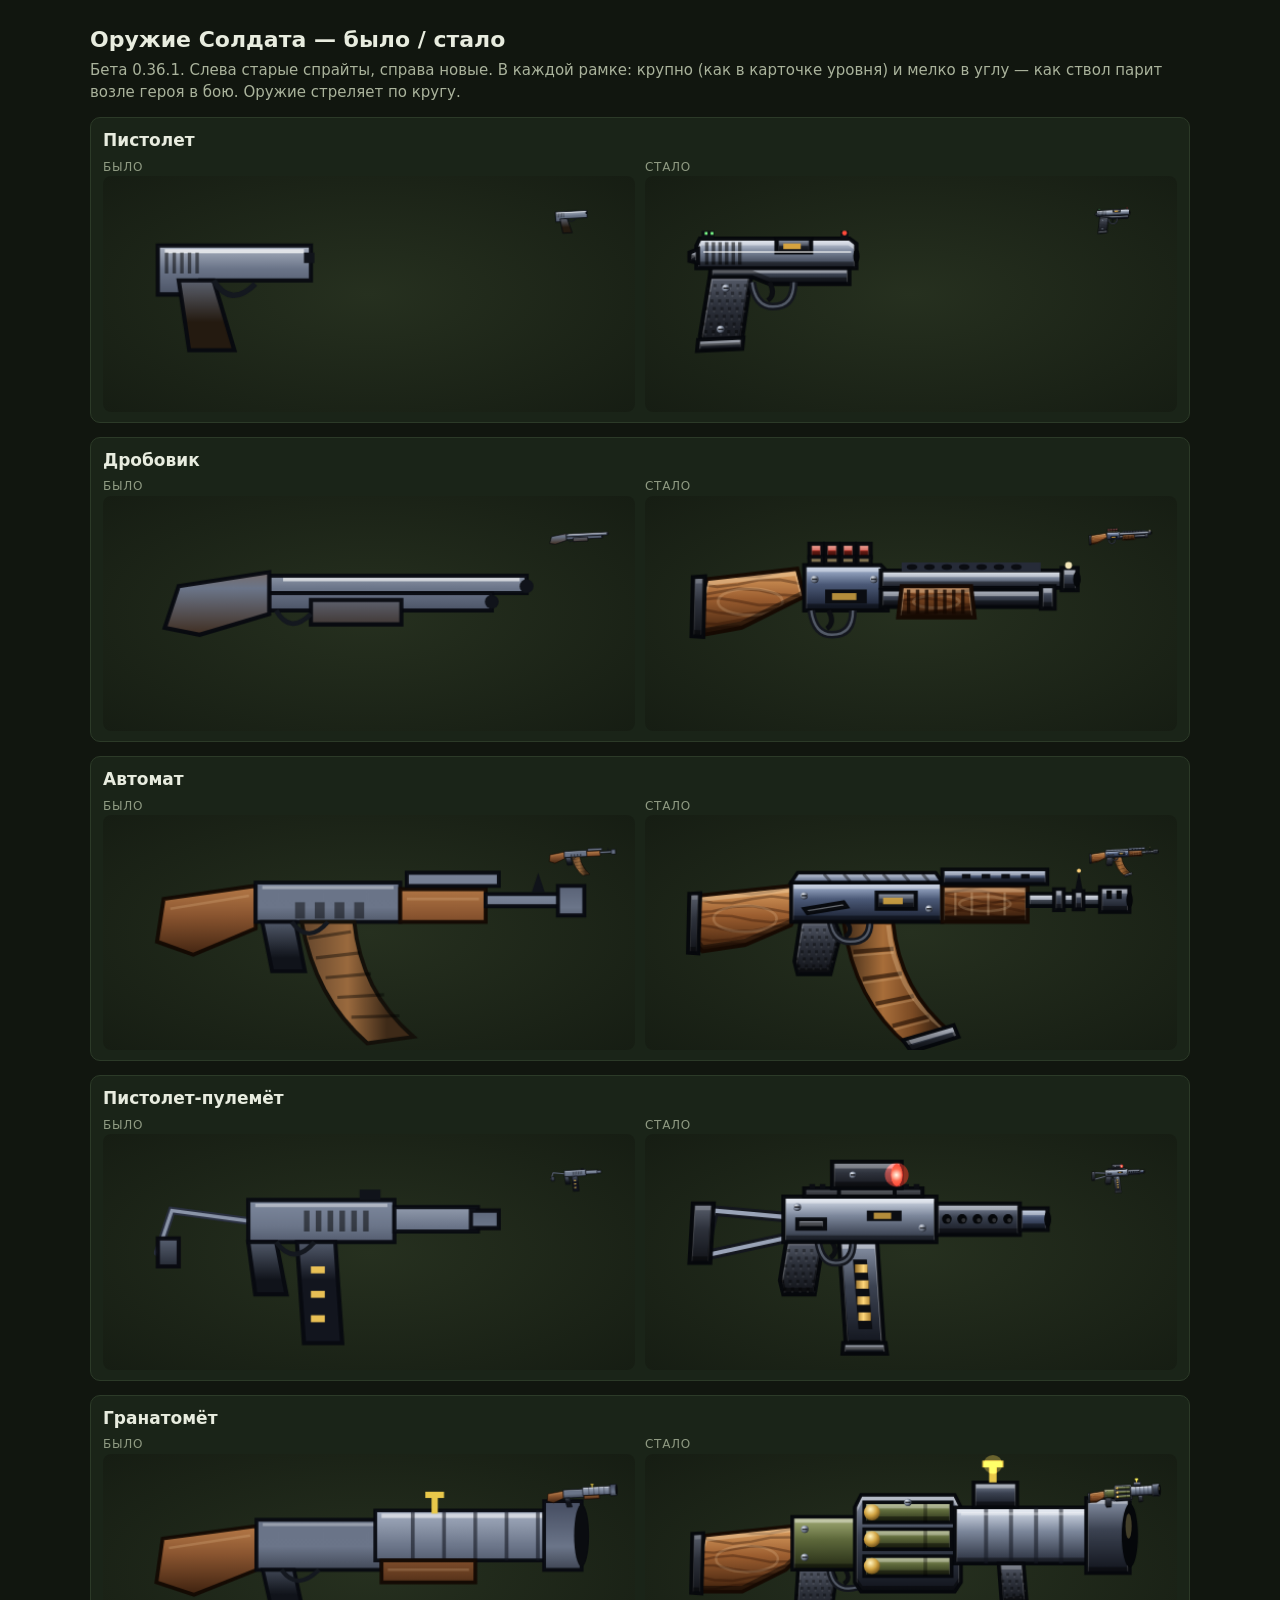
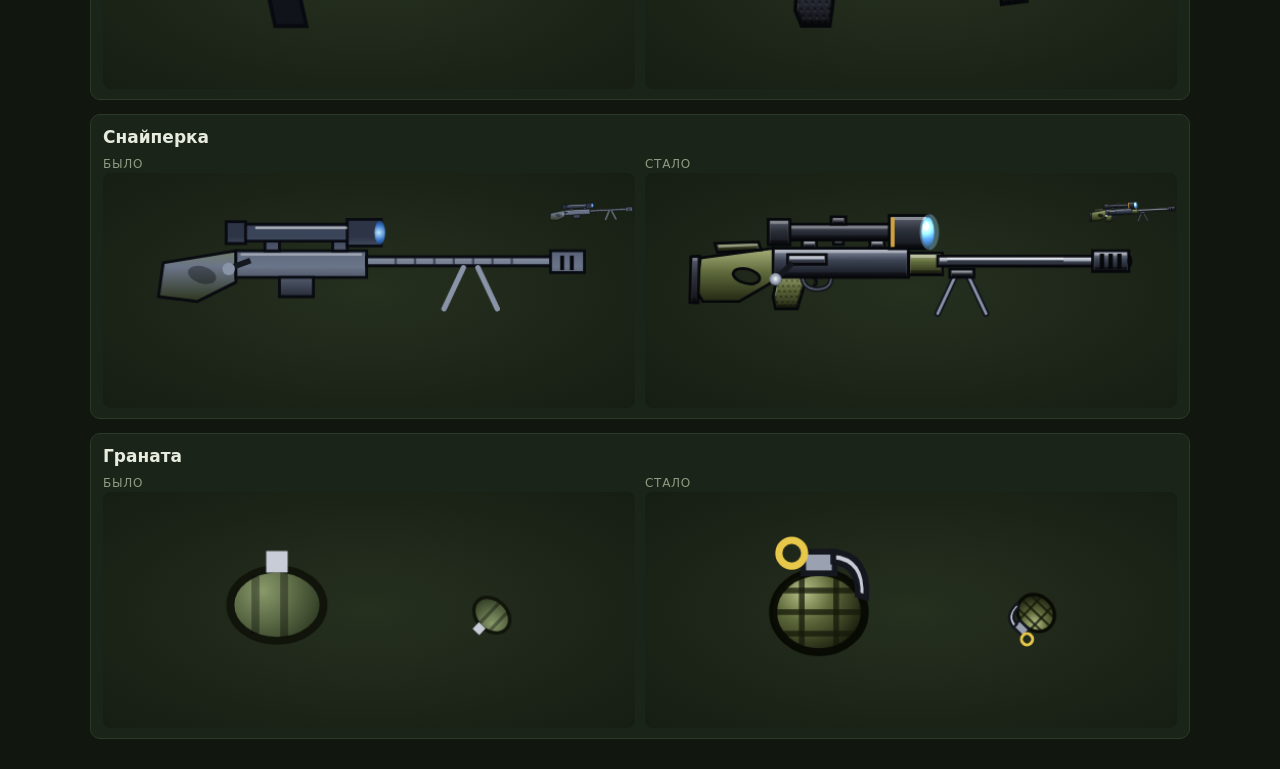
<file: lab/guns.html>
<!doctype html><html lang="ru"><head><meta charset="utf-8"><meta name="viewport" content="width=device-width,initial-scale=1">
<title>Оружие Солдата</title><style>
body{margin:0;background:#11160f;color:#e8ecdf;font:15px/1.45 system-ui,sans-serif}
main{max-width:1100px;margin:0 auto;padding:16px}
h1{font-size:22px;margin:8px 0 4px}p{color:#aab39c;margin:4px 0 14px}
.row{background:#1a2418;border:1px solid #2c3a28;border-radius:10px;margin:0 0 14px;padding:10px 12px}
.row h2{font-size:17px;margin:0 0 6px}.cols{display:grid;grid-template-columns:1fr 1fr;gap:10px}
.cols div{font-size:12px;color:#8f9a82;text-transform:uppercase;letter-spacing:.06em}
canvas{width:100%;height:auto;display:block;background:radial-gradient(#26301f,#161d13);border-radius:8px}
@media(max-width:700px){.cols{grid-template-columns:1fr}}
</style></head><body><main>
<h1>Оружие Солдата — было / стало</h1>
<p>Бета 0.36.1. Слева старые спрайты, справа новые. В каждой рамке: крупно (как в карточке уровня) и мелко в углу — как ствол парит возле героя в бою. Оружие стреляет по кругу.</p>
<div id=list></div></main><script>
const TAU=Math.PI*2;
function rg(c,x,y,r,st){const g=c.createRadialGradient(x,y,0,x,y,r);for(const [o,col] of st)g.addColorStop(o,col);return g}
function lg(c,x1,y1,x2,y2,st){const g=c.createLinearGradient(x1,y1,x2,y2);for(const [o,col] of st)g.addColorStop(o,col);return g}
const OLD=(function(){/* ---------- ОГНЕСТРЕЛ ---------- */
function gunBody(c,pts,top,bot){c.beginPath();pts.forEach((p,i)=>i?c.lineTo(p[0],p[1]):c.moveTo(p[0],p[1]));c.closePath();c.fillStyle=lg(c,0,-14,0,14,[[0,top],[.45,'#6b7589'],[1,bot]]);c.fill();c.strokeStyle='rgba(8,10,16,.95)';c.lineWidth=1.2;c.stroke()}
function pistol(c,fl){
  gunBody(c,[[-18,-8],[26,-8],[26,2],[-6,2],[-8,6],[-18,6]],'#e5ebf5','#2a3040');
  gunBody(c,[[-12,2],[-2,2],[4,22],[-9,22]],'#5a4632','#241a10');
  c.strokeStyle='#14181f';c.lineWidth=1.6;c.beginPath();c.moveTo(-2,2);c.quadraticCurveTo(3,10,10,3);c.stroke();
  c.fillStyle='rgba(255,255,255,.7)';c.fillRect(-16,-7,40,1.2);c.fillStyle='#10131a';c.fillRect(24,-6,3,3);
  c.fillStyle='rgba(0,0,0,.5)';for(let i=0;i<5;i++)c.fillRect(-16+i*2.2,-6,1,6);
  if(fl>0){flash(c,27,-4,fl)}
}
function shotgun(c,fl){
  gunBody(c,[[-4,-5],[70,-5],[70,0],[-4,0]],'#dfe5f0','#2a3040');
  gunBody(c,[[-4,0],[60,0],[60,5],[-4,5]],'#aab4c6','#222838');
  gunBody(c,[[-30,-2],[-4,-6],[-4,6],[-24,12],[-34,10]],'#8a5e36','#3a2412');
  gunBody(c,[[8,2],[34,2],[34,9],[8,9]],'#7a4e2c','#2e1c0e');
  c.fillStyle='rgba(255,255,255,.65)';c.fillRect(0,-4.4,68,1);
  c.fillStyle='#10131a';c.beginPath();c.arc(70,-2,2,0,TAU);c.fill();c.beginPath();c.arc(60,2.5,2,0,TAU);c.fill();
  c.strokeStyle='#14181f';c.lineWidth=1.4;c.beginPath();c.moveTo(-2,5);c.quadraticCurveTo(2,12,8,6);c.stroke();
  if(fl>0)flash(c,72,-2,fl);
}
function wood(c,pts){c.beginPath();pts.forEach((p,i)=>i?c.lineTo(p[0],p[1]):c.moveTo(p[0],p[1]));c.closePath();c.fillStyle=lg(c,0,-12,0,14,[[0,'#c98a52'],[.5,'#8a5530'],[1,'#3e2210']]);c.fill();c.strokeStyle='rgba(20,10,4,.95)';c.lineWidth=1.2;c.stroke();c.strokeStyle='rgba(255,220,170,.18)';c.lineWidth=.8;const p0=pts[0],p1=pts[1];c.beginPath();c.moveTo(p0[0]+2,p0[1]+3);c.lineTo(p1[0]-2,p1[1]+3);c.stroke()}
function rifle(c,fl){ /* штурмовая винтовка: изогнутый магазин, дерево */
  wood(c,[[-36,-4],[-8,-8],[-8,5],[-27,13],[-38,9]]);
  gunBody(c,[[-8,-9],[36,-9],[36,3],[-8,3]],'#6a7488','#161a24');
  c.fillStyle='rgba(255,255,255,.35)';c.fillRect(-6,-8,40,1);c.fillStyle='rgba(0,0,0,.45)';for(let i=0;i<4;i++)c.fillRect(4+i*6,-3,3,5);
  wood(c,[[36,-7],[62,-7],[62,3],[36,3]]);
  gunBody(c,[[38,-12],[66,-12],[66,-8],[38,-8]],'#7d879b','#262c3c');
  gunBody(c,[[62,-5.5],[88,-5.5],[88,-1.8],[62,-1.8]],'#aab4c6','#222838');
  gunBody(c,[[84,-8],[92,-8],[92,1],[84,1]],'#4a5266','#10131a');
  c.fillStyle='#10131a';c.beginPath();c.moveTo(76,-6);c.lineTo(78,-12);c.lineTo(80,-6);c.fill();
  c.beginPath();c.moveTo(6,3);c.lineTo(22,3);c.quadraticCurveTo(24,24,40,38);c.lineTo(26,40);c.quadraticCurveTo(10,26,6,3);c.closePath();
  c.fillStyle=lg(c,8,0,32,0,[[0,'#6a4a2e'],[.5,'#9a6a3e'],[1,'#3e2a18']]);c.fill();c.strokeStyle='#14100a';c.lineWidth=1.2;c.stroke();
  c.strokeStyle='rgba(0,0,0,.4)';c.lineWidth=1;for(let i=0;i<5;i++){const q=i/5;c.beginPath();c.moveTo(8+q*10+q*q*8,8+i*6);c.lineTo(21+q*12+q*q*8,6+i*6.4);c.stroke()}
  gunBody(c,[[-6,3],[4,3],[7,18],[-3,18]],'#3a3e4a','#10131a');
  c.strokeStyle='#14181f';c.lineWidth=1.4;c.beginPath();c.moveTo(3,3);c.quadraticCurveTo(8,10,14,3);c.stroke();
  if(fl>0)flash(c,93,-3.7,fl);
}
function smg(c,fl){ /* пистолет-пулемёт: компактный корпус, длинный магазин, складной приклад */
  c.strokeStyle='#2a3040';c.lineWidth=2.2;c.lineCap='round';c.beginPath();c.moveTo(-8,-3);c.lineTo(-30,-6);c.lineTo(-34,6);c.stroke();c.strokeStyle='#8a94a8';c.lineWidth=1;c.beginPath();c.moveTo(-8,-3);c.lineTo(-30,-6);c.lineTo(-34,6);c.stroke();c.lineCap='butt';
  gunBody(c,[[-34,2],[-28,2],[-28,10],[-34,10]],'#4a5266','#10131a');
  gunBody(c,[[-8,-9],[34,-9],[34,3],[-8,3]],'#8a96ac','#1c2230');
  c.fillStyle='rgba(255,255,255,.4)';c.fillRect(-6,-8,38,1);c.fillStyle='rgba(0,0,0,.5)';for(let i=0;i<6;i++)c.fillRect(8+i*3.4,-6,1.6,6);
  gunBody(c,[[34,-7],[58,-7],[58,0],[34,0]],'#c0c9d8','#2a3040');
  gunBody(c,[[56,-6],[64,-6],[64,-1],[56,-1]],'#4a5266','#10131a');
  c.fillStyle='#10131a';c.fillRect(24,-12,6,3);
  gunBody(c,[[6,3],[17,3],[19,32],[8,32]],'#5a6074','#12151e');
  c.fillStyle='rgba(255,210,90,.9)';for(let i=0;i<3;i++)c.fillRect(10,10+i*7,4,2);
  gunBody(c,[[-8,3],[0,3],[3,18],[-6,18]],'#3a3e4a','#10131a');
  c.strokeStyle='#14181f';c.lineWidth=1.4;c.beginPath();c.moveTo(0,3);c.quadraticCurveTo(5,10,11,3);c.stroke();
  if(fl>0)flash(c,66,-3.5,fl);
}
function launcher(c,fl){ /* гранатомёт: толстый ствол-труба, барабан-коробка, деревянный приклад */
  wood(c,[[-40,-4],[-10,-8],[-10,6],[-30,14],[-42,10]]);
  gunBody(c,[[-10,-10],[30,-10],[30,6],[-10,6]],'#6a7488','#161a24');
  c.fillStyle='rgba(255,255,255,.3)';c.fillRect(-8,-9,36,1);
  gunBody(c,[[28,-13],[84,-13],[84,3],[28,3]],'#aab4c6','#222838');
  c.fillStyle='rgba(255,255,255,.55)';c.fillRect(30,-12,52,1.4);
  c.strokeStyle='rgba(20,24,34,.6)';c.lineWidth=1.2;for(let x=40;x<82;x+=10){c.beginPath();c.moveTo(x,-13);c.lineTo(x,3);c.stroke()}
  gunBody(c,[[82,-16],[94,-16],[94,6],[82,6]],'#4a5266','#10131a');
  c.fillStyle='#0a0c10';c.beginPath();c.ellipse(94,-5,2.4,10,0,0,TAU);c.fill();
  c.fillStyle='#e8c84a';c.fillRect(46,-18,2,6);c.fillRect(44,-19,6,2);
  wood(c,[[30,3],[60,3],[60,10],[30,10]]);
  gunBody(c,[[-8,6],[2,6],[6,24],[-4,24]],'#3a3e4a','#10131a');
  c.strokeStyle='#14181f';c.lineWidth=1.4;c.beginPath();c.moveTo(-2,6);c.quadraticCurveTo(3,13,10,6);c.stroke();
  if(fl>0)flash(c,96,-5,fl*1.2);
}
function grenade(c,t){ c.fillStyle=rg(c,-2,-2,9,[[0,'#8a9a6a'],[1,'#2e3a22']]);c.beginPath();c.ellipse(0,0,6.5,5,0,0,TAU);c.fill();c.strokeStyle='#10140a';c.lineWidth=1.1;c.stroke();c.fillStyle='#c8ccd6';c.fillRect(-1.5,-7.5,3,3);c.strokeStyle='rgba(0,0,0,.35)';c.beginPath();c.moveTo(-3,-4);c.lineTo(-3,4);c.moveTo(1,-4.5);c.lineTo(1,4.5);c.stroke() }
function sniper(c,fl){ /* снайперская винтовка: длинный ствол, оптика, сошки */
  gunBody(c,[[-38,-3],[-8,-8],[-8,5],[-24,13],[-40,11]],'#7a8a52','#2a3216');
  c.fillStyle='rgba(0,0,0,.35)';c.beginPath();c.ellipse(-22,2,6,3.5,.3,0,TAU);c.fill();
  gunBody(c,[[-8,-8],[46,-8],[46,3],[-8,3]],'#566074','#12161f');
  c.fillStyle='rgba(255,255,255,.4)';c.fillRect(-6,-7,50,1);
  gunBody(c,[[46,-5.5],[126,-5.5],[126,-1.8],[46,-1.8]],'#c4cdda','#2a3040');
  c.strokeStyle='rgba(20,24,34,.55)';c.lineWidth=1;for(let x=58;x<110;x+=8){c.beginPath();c.moveTo(x,-5.5);c.lineTo(x,-1.8);c.stroke()}
  gunBody(c,[[122,-8],[136,-8],[136,1],[122,1]],'#4a5266','#10131a');
  c.fillStyle='#05070a';for(const x of [126,130])c.fillRect(x,-6,1.6,6);
  gunBody(c,[[4,-12],[10,-12],[10,-8],[4,-8]],'#3a4258','#161a24');gunBody(c,[[32,-12],[38,-12],[38,-8],[32,-8]],'#3a4258','#161a24');
  gunBody(c,[[-6,-19],[40,-19],[40,-12],[-6,-12]],'#3a4458','#0e1118');
  gunBody(c,[[38,-21],[52,-21],[52,-10],[38,-10]],'#2c3446','#0a0d14');gunBody(c,[[-12,-20],[-4,-20],[-4,-11],[-12,-11]],'#2c3446','#0a0d14');
  c.fillStyle=rg(c,51,-15.5,6,[[0,'#bfe8ff'],[.5,'#3a78c8'],[1,'#0a1a38']]);c.beginPath();c.ellipse(51.5,-15.5,2.2,5,0,0,TAU);c.fill();
  c.fillStyle='rgba(255,255,255,.6)';c.fillRect(0,-18,38,1);
  c.strokeStyle='#14181f';c.lineWidth=2.4;c.beginPath();c.moveTo(-2,-4);c.lineTo(-10,-1);c.stroke();c.fillStyle='#8a94a8';c.beginPath();c.arc(-11,-.5,2.6,0,TAU);c.fill();
  gunBody(c,[[10,3],[24,3],[24,11],[10,11]],'#3a4258','#161a24');
  c.strokeStyle='#8a94a8';c.lineWidth=2.2;c.lineCap='round';c.beginPath();c.moveTo(86,-1);c.lineTo(78,16);c.moveTo(92,-1);c.lineTo(100,16);c.stroke();c.lineCap='butt';
  if(fl>0)flash(c,138,-3.7,fl);
}
function flash(c,x,y,f){
  c.save();c.globalCompositeOperation='lighter';c.translate(x,y);
  c.fillStyle=rg(c,0,0,30*f,[[0,'rgba(255,255,255,1)'],[.3,'rgba(255,220,120,.9)'],[1,'rgba(255,120,30,0)']]);c.beginPath();c.arc(0,0,30*f,0,TAU);c.fill();
  c.fillStyle='rgba(255,230,150,.9)';c.beginPath();c.moveTo(0,0);c.lineTo(34*f,-4*f);c.lineTo(16*f,0);c.lineTo(34*f,4*f);c.closePath();c.fill();c.restore();
}
return {pistol,shotgun,rifle,smg,launcher,sniper,grenade}})();
/* =====================================================================
   ОРУЖИЕ СОЛДАТА — детальные спрайты (бета 0.35)
   Ствол смотрит в +x, дуло — в тех же точках, что у прежних спрайтов,
   поэтому GUNS[].mz и превью карточек (PVG) не меняются.
   Подключается после sprites_skills.js и подменяет SP.pistol … SP.grenade.
   ===================================================================== */
const GUNART=(function(){
const TAU=Math.PI*2;
const OUT='rgba(6,8,12,.96)';
function path(c,p){c.beginPath();for(let i=0;i<p.length;i++)i?c.lineTo(p[i][0],p[i][1]):c.moveTo(p[i][0],p[i][1]);c.closePath()}
function box(p){let a=1e9,b=-1e9,y0=1e9,y1=-1e9;for(const q of p){a=Math.min(a,q[0]);b=Math.max(b,q[0]);y0=Math.min(y0,q[1]);y1=Math.max(y1,q[1])}return [a,y0,b,y1]}
function lgr(c,x1,y1,x2,y2,st){const g=c.createLinearGradient(x1,y1,x2,y2);for(const [o,k] of st)g.addColorStop(o,k);return g}
function rgr(c,x,y,r,st){const g=c.createRadialGradient(x,y,0,x,y,r);for(const [o,k] of st)g.addColorStop(o,k);return g}
/* скос: светлая кромка сверху, тень снизу (внутри формы) */
function bevel(c,p,hi,lo){c.save();path(c,p);c.clip();c.lineWidth=1.6;
  c.translate(0,1.1);path(c,p);c.strokeStyle=hi;c.stroke();
  c.translate(0,-2.2);path(c,p);c.strokeStyle=lo;c.stroke();c.restore()}
/* палитры: [верх, середина, низ] */
const PAL={
  steel:['#dfe6f2','#7d889c','#262c3a'],
  dark:['#8c96aa','#3c4352','#11141c'],
  blue:['#b6c6e2','#4c5a78','#161c2c'],
  poly:['#5c6270','#2e323c','#111318'],
  olive:['#a7b07a','#5f6a3c','#232914'],
  tan:['#e2cf9e','#a98c58','#4a3a1e'],
  brass:['#fff0b0','#d2a442','#6a4a12'],
  red:['#ff9a86','#c8382a','#4e0e08']};
function part(c,p,pal,o){
  const P=PAL[pal]||pal,b=box(p);path(c,p);
  c.fillStyle=lgr(c,0,b[1],0,b[3],[[0,P[0]],[.42,P[1]],[1,P[2]]]);c.fill();
  bevel(c,p,'rgba(255,255,255,'+((o&&o.hi)||.38)+')','rgba(0,0,0,.42)');
  path(c,p);c.strokeStyle=OUT;c.lineWidth=1.15;c.stroke();
}
function wood(c,p,dark){
  const b=box(p);path(c,p);
  c.fillStyle=lgr(c,0,b[1],0,b[3],dark?[[0,'#a8683a'],[.5,'#6a3c1c'],[1,'#2a160a']]:[[0,'#e0a464'],[.45,'#9c5e30'],[1,'#3e200c']]);c.fill();
  c.save();path(c,p);c.clip();
  c.strokeStyle='rgba(40,16,4,.35)';c.lineWidth=.8;
  for(let i=0;i<7;i++){const y=b[1]+(i+.5)*(b[3]-b[1])/7;c.beginPath();c.moveTo(b[0]-2,y);
    for(let x=b[0];x<=b[2]+4;x+=6)c.lineTo(x,y+Math.sin(x*.21+i*1.7)*1.1);c.stroke()}
  c.strokeStyle='rgba(255,226,180,.18)';c.beginPath();c.ellipse((b[0]+b[2])/2,(b[1]+b[3])/2,(b[2]-b[0])*.3,(b[3]-b[1])*.2,0,0,TAU);c.stroke();
  c.restore();
  bevel(c,p,'rgba(255,230,190,.35)','rgba(0,0,0,.45)');
  path(c,p);c.strokeStyle='rgba(22,10,3,.96)';c.lineWidth=1.15;c.stroke();
}
/* рукоять с насечкой */
function grip(c,p,pal){
  part(c,p,pal||'poly',{hi:.22});
  c.save();path(c,p);c.clip();c.fillStyle='rgba(0,0,0,.35)';const b=box(p);
  for(let y=b[1]+3;y<b[3]-1;y+=2.2)for(let x=b[0]+((y*1.3)%2.2);x<b[2];x+=2.2)c.fillRect(x,y,.9,.9);
  c.fillStyle='rgba(255,255,255,.07)';for(let y=b[1]+4;y<b[3]-1;y+=2.2)for(let x=b[0]+1+((y*1.3)%2.2);x<b[2];x+=2.2)c.fillRect(x,y,.6,.6);
  c.restore();
}
function screw(c,x,y,r){r=r||1.3;c.fillStyle=rgr(c,x-r*.3,y-r*.3,r*1.4,[[0,'#f2f5fa'],[.5,'#8a94a6'],[1,'#20242e']]);c.beginPath();c.arc(x,y,r,0,TAU);c.fill();
  c.strokeStyle='rgba(10,12,16,.8)';c.lineWidth=.5;c.beginPath();c.moveTo(x-r*.7,y);c.lineTo(x+r*.7,y);c.stroke()}
function line(c,x0,y0,x1,y1,col,w){c.strokeStyle=col;c.lineWidth=w||1;c.beginPath();c.moveTo(x0,y0);c.lineTo(x1,y1);c.stroke()}
/* планка Пикатинни */
function rail(c,x0,x1,y){part(c,[[x0,y-2.4],[x1,y-2.4],[x1,y],[x0,y]],'dark',{hi:.25});
  c.fillStyle='#0b0d12';for(let x=x0+1.5;x<x1-1.5;x+=3)c.fillRect(x,y-3.6,1.6,1.4)}
/* дульная вспышка: лепестки + ядро, мерцает от f */
function flash(c,x,y,f){
  c.save();c.globalCompositeOperation='lighter';c.translate(x,y);
  const s=f*(.85+.3*Math.sin(f*37));
  c.fillStyle=rgr(c,0,0,30*s,[[0,'rgba(255,255,240,1)'],[.25,'rgba(255,214,110,.85)'],[1,'rgba(255,110,20,0)']]);c.beginPath();c.arc(4*s,0,30*s,0,TAU);c.fill();
  const pet=[[0,40,6],[.5,20,4],[-.5,20,4],[1.15,14,3],[-1.15,14,3]];
  for(const [a,L,W] of pet){c.save();c.rotate(a+Math.sin(f*23+a)*.08);
    c.fillStyle=lgr(c,0,0,L*s,0,[[0,'rgba(255,255,230,.95)'],[.5,'rgba(255,200,90,.8)'],[1,'rgba(255,90,20,0)']]);
    c.beginPath();c.moveTo(0,-W*s*.5);c.quadraticCurveTo(L*s*.5,-W*s,L*s,0);c.quadraticCurveTo(L*s*.5,W*s,0,W*s*.5);c.closePath();c.fill();c.restore()}
  c.fillStyle='rgba(255,255,255,.95)';c.beginPath();c.ellipse(3*s,0,6*s,3*s,0,0,TAU);c.fill();
  c.restore();
}
function guard(c,x0,x1,y0,dy){c.strokeStyle='#14171e';c.lineWidth=2.2;c.beginPath();c.moveTo(x0,y0);c.quadraticCurveTo(x0+1,y0+dy,(x0+x1)/2,y0+dy);c.quadraticCurveTo(x1,y0+dy,x1,y0);c.stroke();
  c.strokeStyle='rgba(160,170,190,.45)';c.lineWidth=.7;c.stroke();
  c.strokeStyle='#0c0e12';c.lineWidth=1.4;c.beginPath();c.moveTo((x0+x1)/2-1,y0);c.quadraticCurveTo((x0+x1)/2+1,y0+dy*.5,(x0+x1)/2-1.5,y0+dy*.75);c.stroke()}

/* ---------- ПИСТОЛЕТ ---------- */
function pistol(c,fl){
  grip(c,[[-15,0],[-3,0],[-4,6],[-6,20],[-17,21],[-18,18]],'poly');
  part(c,[[-18.5,19],[-5.5,18.4],[-5.8,21.6],[-18.8,22.2]],'dark');
  part(c,[[-15,-2],[25,-2],[25,3],[2,3],[-3,1],[-15,1]],'dark');
  guard(c,-3,9,2.5,7);
  part(c,[[-19,-8],[-18,-10],[25,-10],[27,-8.5],[27,-1.5],[-19,-1.5]],'steel');
  c.fillStyle='rgba(0,0,0,.55)';for(let i=0;i<6;i++)c.fillRect(-16.5+i*1.9,-9,1,6.5);
  part(c,[[4,-10],[14,-10],[14,-6],[4,-6]],'dark',{hi:.15});c.fillStyle='#d6a33e';c.fillRect(6,-8.6,5,1.6);
  c.fillStyle='#0b0d12';c.fillRect(22.5,-12.2,2.2,2.4);c.fillRect(-17.5,-12.2,3.6,2.4);
  c.fillStyle='#ff4a3a';c.beginPath();c.arc(23.6,-11.6,.7,0,TAU);c.fill();c.fillStyle='#7cff8a';c.fillRect(-16.6,-11.9,.8,.8);c.fillRect(-14.9,-11.9,.8,.8);
  line(c,-17,-6.2,25.5,-6.2,'rgba(255,255,255,.55)',.6);
  part(c,[[-21,-6],[-18.5,-7],[-18.5,-3],[-21,-3.6]],'dark');
  screw(c,-10.5,4.2,1.1);screw(c,-12,16,1.1);
  c.fillStyle='#05070a';c.beginPath();c.ellipse(27,-5,.9,2,0,0,TAU);c.fill();
  if(fl>0)flash(c,28,-5,fl);
}

/* ---------- ДРОБОВИК (помповый) ---------- */
function shotgun(c,fl){
  wood(c,[[-34,-4],[-8,-7],[-6,1],[-12,4],[-24,10],[-35,12],[-37,6]]);
  part(c,[[-38,-4.6],[-34.5,-4.8],[-35,12.6],[-38.4,12.4]],'poly',{hi:.18});
  part(c,[[-6,-8],[16,-8],[18,-6],[18,5],[-6,5]],'blue');
  c.fillStyle='#0b0d12';path(c,[[0,-1],[12,-1],[12,3],[0,3]]);c.fill();c.fillStyle='rgba(210,164,66,.85)';c.fillRect(2,0,7,2);
  screw(c,-3,-4,1.1);screw(c,14,-4,1.1);
  guard(c,-4,8,5,7);
  part(c,[[16,-1],[64,-1],[64,4],[16,4]],'dark');
  part(c,[[16,-6.5],[72,-6.5],[72,-1.5],[16,-1.5]],'steel');
  c.save();path(c,[[22,-8.8],[62,-8.8],[62,-6.2],[22,-6.2]]);c.fillStyle='#262b38';c.fill();c.restore();
  c.fillStyle='#0b0d12';for(let x=25;x<60;x+=5){c.beginPath();c.ellipse(x,-7.5,1.5,.8,0,0,TAU);c.fill()}
  wood(c,[[22,-2],[42,-2],[43,7],[21,7]],true);
  c.strokeStyle='rgba(20,8,2,.8)';c.lineWidth=1;for(let x=24;x<41;x+=2.6){c.beginPath();c.moveTo(x,-1);c.lineTo(x,6);c.stroke()}
  part(c,[[62,-2],[66,-2],[66,4.5],[62,4.5]],'dark');
  part(c,[[68,-7.2],[72.6,-7.2],[72.6,-.8],[68,-.8]],'dark');
  c.fillStyle='#f2e6b8';c.beginPath();c.arc(70,-8,1,0,TAU);c.fill();
  c.fillStyle='#05070a';c.beginPath();c.ellipse(72.4,-4,1.1,2.2,0,0,TAU);c.fill();
  for(let i=0;i<4;i++){const x=-4.5+i*4.6;part(c,[[x,-14.2],[x+3.8,-14.2],[x+3.8,-10.2],[x,-10.2]],'red',{hi:.3});part(c,[[x,-10.4],[x+3.8,-10.4],[x+3.8,-8.4],[x,-8.4]],'brass',{hi:.4})}
  if(fl>0)flash(c,73,-4,fl*1.15);
}

/* ---------- АВТОМАТ ---------- */
function rifle(c,fl){
  wood(c,[[-38,-5],[-10,-8],[-8,0],[-10,4],[-24,10],[-37,12],[-40,8]]);
  part(c,[[-41,-5.6],[-37.6,-5.8],[-38.2,12.6],[-41.4,12.4]],'poly',{hi:.18});
  /* магазин: рёбра идут между передней и задней кромкой и обрезаны по форме */
  const qb=(a,b,d,t)=>(1-t)*(1-t)*a+2*(1-t)*t*b+t*t*d;
  const fr=t=>[qb(21,23,39,t),qb(3,24,37,t)],bk=t=>[qb(6,9,26,t),qb(3,27,41,t)];
  const magP=()=>{c.beginPath();c.moveTo(6,3);c.lineTo(21,3);c.quadraticCurveTo(23,24,39,37);c.lineTo(26,41);c.quadraticCurveTo(9,27,6,3);c.closePath()};
  magP();c.fillStyle=lgr(c,6,0,36,0,[[0,'#3e2a18'],[.4,'#a86e3a'],[.7,'#7a4a24'],[1,'#2e1c0e']]);c.fill();
  c.save();magP();c.clip();
  for(let i=1;i<=4;i++){const t=i/5,f=fr(t),b=bk(t),ix=(f[0]-b[0])*.08,iy=(f[1]-b[1])*.08;
    c.strokeStyle='rgba(30,14,4,.6)';c.lineWidth=1.3;c.beginPath();c.moveTo(b[0]+ix,b[1]+iy);c.lineTo(f[0]-ix,f[1]-iy);c.stroke();
    c.strokeStyle='rgba(255,214,160,.22)';c.lineWidth=.7;c.beginPath();c.moveTo(b[0]+ix,b[1]+iy+1.2);c.lineTo(f[0]-ix,f[1]-iy+1.2);c.stroke()}
  c.strokeStyle='rgba(255,220,170,.28)';c.lineWidth=1.4;c.beginPath();c.moveTo(19.6,4);c.quadraticCurveTo(21.4,24,36.6,35.6);c.stroke();
  c.restore();
  magP();c.strokeStyle='rgba(22,10,3,.96)';c.lineWidth=1.15;c.stroke();
  part(c,[[24,39],[39.5,34.5],[41,38],[26.6,42.6]],'dark');
  grip(c,[[-7,2],[3,2],[5,7],[2,19],[-8,19],[-9,15]],'poly');
  guard(c,2,14,3,6);
  /* ствольная коробка */
  part(c,[[-10,-9],[36,-9],[36,3],[-10,3]],'blue');
  c.save();path(c,[[-8,-12],[34,-12],[36,-9],[-10,-9]]);c.fillStyle=lgr(c,0,-12,0,-9,[[0,'#d5deec'],[1,'#4c5a78']]);c.fill();c.strokeStyle=OUT;c.lineWidth=1.1;c.stroke();c.restore();
  c.strokeStyle='rgba(0,0,0,.45)';c.lineWidth=.9;for(let x=0;x<32;x+=6){c.beginPath();c.moveTo(x,-11.6);c.lineTo(x+2,-9.3);c.stroke()}
  part(c,[[16,-6],[28,-6],[28,-1],[16,-1]],'dark',{hi:.12});c.fillStyle='rgba(210,164,66,.9)';c.fillRect(18,-4.4,6,2);
  part(c,[[-6,-1],[6,-3],[7,-1.6],[-5,.4]],'steel');
  screw(c,-6,-5,1.1);screw(c,32,-1,1.1);
  /* цевьё и газовая трубка */
  wood(c,[[36,-8],[62,-8],[62,3],[36,3]],true);
  c.strokeStyle='rgba(255,230,190,.25)';c.lineWidth=.7;for(let x=40;x<60;x+=5){c.beginPath();c.moveTo(x,-6);c.lineTo(x,1);c.stroke()}
  part(c,[[36,-13],[68,-13],[68,-8.5],[36,-8.5]],'blue');
  c.fillStyle='#0b0d12';for(let x=42;x<66;x+=6)c.fillRect(x,-11.6,2.6,1.4);
  part(c,[[62,-5.6],[86,-5.6],[86,-1.8],[62,-1.8]],'steel');
  part(c,[[70,-7],[73,-7],[73,-.6],[70,-.6]],'dark');
  part(c,[[76,-6.4],[79,-6.4],[79,-.8],[76,-.8]],'dark');
  c.fillStyle='#0b0d12';c.beginPath();c.moveTo(76.4,-6.4);c.lineTo(77.6,-12.6);c.lineTo(78.8,-6.4);c.closePath();c.fill();
  c.fillStyle='#ffd27a';c.beginPath();c.arc(77.6,-12.6,.6,0,TAU);c.fill();
  /* дульный тормоз */
  part(c,[[84,-7.6],[93,-7.6],[93,0],[84,0]],'dark');
  c.fillStyle='#05070a';for(const x of [86,89])c.fillRect(x,-6.6,1.6,2.6);
  c.fillStyle='#05070a';c.beginPath();c.ellipse(93,-3.7,1,2.4,0,0,TAU);c.fill();
  if(fl>0)flash(c,94,-3.7,fl);
}

/* ---------- ПИСТОЛЕТ-ПУЛЕМЁТ ---------- */
function smg(c,fl){
  c.lineCap='round';c.lineJoin='round';
  c.strokeStyle='#14171e';c.lineWidth=3;c.beginPath();c.moveTo(-8,-4);c.lineTo(-30,-6);c.lineTo(-33,7);c.lineTo(-10,2);c.stroke();
  c.strokeStyle='#9aa4b8';c.lineWidth=1.2;c.stroke();c.lineCap='butt';c.lineJoin='miter';
  part(c,[[-36,-8],[-30,-8],[-31,9],[-37,9]],'poly',{hi:.2});
  /* длинный магазин с окном патронов */
  part(c,[[6,3],[17,3],[19,33],[8,33]],'dark');
  c.fillStyle='#0b0d12';path(c,[[10,8],[14,8],[15.6,28],[11.6,28]]);c.fill();
  for(let i=0;i<4;i++){c.fillStyle=lgr(c,10,0,16,0,[[0,'#7a5212'],[.5,'#ffd77a'],[1,'#8a5e16']]);c.fillRect(10.6+i*.32,9.4+i*4.6,3.6,2.4)}
  part(c,[[7.2,32],[19.4,32],[19.8,35],[7,35]],'dark');
  grip(c,[[-9,2],[0,2],[1,6],[-1,18],[-10,18],[-11,14]],'poly');
  guard(c,0,10,3,6);
  part(c,[[-10,-10],[34,-10],[34,3],[-10,3]],'steel');
  c.fillStyle='#0b0d12';c.fillRect(14,-6,10,3);c.fillStyle='rgba(210,164,66,.85)';c.fillRect(16,-5.4,5,1.8);
  part(c,[[-6,-3.5],[2,-3.5],[2,-.8],[-6,-.8]],'dark');
  screw(c,-6,-7,1.1);screw(c,30,-1,1.1);
  /* кожух ствола с отверстиями */
  part(c,[[34,-8],[58,-8],[58,1],[34,1]],'dark');
  c.fillStyle='#05070a';for(let x=37;x<56;x+=4.4){c.beginPath();c.arc(x,-3.6,1.4,0,TAU);c.fill()}
  c.fillStyle='rgba(255,255,255,.18)';for(let x=37;x<56;x+=4.4){c.beginPath();c.arc(x+.4,-3.2,.6,0,TAU);c.fill()}
  part(c,[[58,-6.6],[66,-6.6],[66,-.4],[58,-.4]],'blue');
  c.fillStyle='#05070a';c.beginPath();c.ellipse(66,-3.5,1,2.2,0,0,TAU);c.fill();
  /* коллиматор */
  rail(c,-4,30,-10);
  part(c,[[6,-12.4],[22,-12.4],[22,-10],[6,-10]],'dark');
  part(c,[[4,-20],[24,-20],[24,-12.4],[4,-12.4]],'poly',{hi:.3});
  c.fillStyle=rgr(c,22.5,-16.2,5,[[0,'#ffe0d8'],[.35,'#ff4a3a'],[1,'#3a0606']]);c.beginPath();c.ellipse(22.6,-16.2,1.6,3.2,0,0,TAU);c.fill();
  c.save();c.globalCompositeOperation='lighter';c.fillStyle='rgba(255,60,40,.5)';c.beginPath();c.arc(22.6,-16.2,3.4,0,TAU);c.fill();c.restore();
  screw(c,10,-16.2,1);
  if(fl>0)flash(c,67,-3.5,fl);
}

/* ---------- ГРАНАТОМЁТ (револьверный) ---------- */
function launcher(c,fl){
  wood(c,[[-40,-5],[-12,-8],[-10,2],[-14,6],[-28,13],[-41,13],[-43,8]]);
  part(c,[[-44,-5.6],[-40.4,-5.8],[-41,13.6],[-44.4,13.4]],'poly',{hi:.18});
  grip(c,[[-10,4],[0,4],[2,9],[0,24],[-9,24],[-11,19]],'poly');
  guard(c,0,12,6,6);
  part(c,[[-12,-11],[12,-11],[12,6],[-12,6]],'olive');
  screw(c,-8,-7,1.2);screw(c,-8,2,1.2);
  /* барабан с камерами */
  part(c,[[10,-18],[40,-18],[42,-14],[42,10],[40,13],[10,13],[8,10],[8,-14]],'dark');
  for(let i=0;i<3;i++){const y=-12.4+i*8.6;
    part(c,[[11,y-3.2],[39,y-3.2],[39,y+3.2],[11,y+3.2]],'olive',{hi:.3});
    c.fillStyle=rgr(c,13,y-1,4,[[0,'#fff4c0'],[.5,'#d2a442'],[1,'#5a3e10']]);c.beginPath();c.arc(13.5,y,2.6,0,TAU);c.fill();
    c.fillStyle='rgba(0,0,0,.35)';c.fillRect(30,y-3.2,1.2,6.4)}
  screw(c,25,-15.6,1.2);
  /* труба ствола */
  part(c,[[40,-14],[84,-14],[84,4],[40,4]],'steel');
  c.strokeStyle='rgba(20,24,34,.55)';c.lineWidth=1.3;for(let x=50;x<82;x+=8){c.beginPath();c.moveTo(x,-14);c.lineTo(x,4);c.stroke()}
  c.fillStyle='rgba(255,255,255,.35)';c.fillRect(42,-12.4,40,1);
  part(c,[[82,-17],[96,-17],[96,7],[82,7]],'dark');
  c.fillStyle='#05070a';c.beginPath();c.ellipse(96,-5,2.6,10.2,0,0,TAU);c.fill();
  c.fillStyle='rgba(255,230,140,.25)';c.beginPath();c.ellipse(95.6,-8,1,4,0,0,TAU);c.fill();
  /* передняя рукоять и прицел */
  grip(c,[[54,4],[62,4],[63,16],[55,17]],'poly');
  part(c,[[46,-22],[60,-22],[60,-14],[46,-14]],'dark');
  c.fillStyle='#e8c84a';c.fillRect(51,-28,2.4,6);c.fillRect(48.8,-29,6.8,2.2);
  c.save();c.globalCompositeOperation='lighter';c.fillStyle='rgba(255,220,90,.35)';c.beginPath();c.arc(52.2,-27.8,3,0,TAU);c.fill();c.restore();
  if(fl>0)flash(c,97,-5,fl*1.3);
}

/* ---------- СНАЙПЕРКА ---------- */
function sniper(c,fl){
  /* приклад с вырезом под большой палец */
  c.beginPath();c.moveTo(-40,-5);c.lineTo(-10,-9);c.lineTo(-8,3);c.lineTo(-12,6);c.lineTo(-24,13);c.lineTo(-39,13);c.lineTo(-42,8);c.closePath();
  c.moveTo(-26,1);c.ellipse(-21,2.5,5.6,3,.25,Math.PI,Math.PI*3);
  c.fillStyle=lgr(c,0,-9,0,13,[[0,PAL.olive[0]],[.45,PAL.olive[1]],[1,PAL.olive[2]]]);c.fill('evenodd');c.strokeStyle=OUT;c.lineWidth=1.15;c.stroke();
  part(c,[[-34,-11],[-16,-11.6],[-15,-8.4],[-33,-7.4]],'olive',{hi:.3});
  part(c,[[-44,-5.6],[-40.4,-5.8],[-41,13.6],[-44.4,13.4]],'poly',{hi:.18});
  grip(c,[[-8,1],[2,1],[3,6],[0,16],[-9,16],[-10,11]],'olive');
  guard(c,2,14,3,5);
  part(c,[[-10,-9],[46,-9],[46,3],[-10,3]],'dark');
  part(c,[[46,-7],[60,-7],[60,2],[46,2]],'olive');
  /* затвор */
  part(c,[[-4,-6.4],[12,-6.4],[12,-2.4],[-4,-2.4]],'steel');
  c.strokeStyle='#14171e';c.lineWidth=2.4;c.beginPath();c.moveTo(-2,-3);c.lineTo(-8,3);c.stroke();
  c.fillStyle=rgr(c,-9,3.6,3.4,[[0,'#f2f5fa'],[.6,'#8a94a6'],[1,'#20242e']]);c.beginPath();c.arc(-9,3.8,2.6,0,TAU);c.fill();
  /* ствол с долами */
  part(c,[[58,-5.8],[124,-5.8],[124,-1.6],[58,-1.6]],'steel');
  c.strokeStyle='rgba(16,20,28,.6)';c.lineWidth=.8;c.beginPath();c.moveTo(62,-3.7);c.lineTo(110,-3.7);c.stroke();
  c.strokeStyle='rgba(255,255,255,.45)';c.beginPath();c.moveTo(62,-4.8);c.lineTo(110,-4.8);c.stroke();
  part(c,[[122,-8],[137,-8],[137,.6],[122,.6]],'dark');
  c.fillStyle='#05070a';for(const x of [125,128.6,132.2])c.fillRect(x,-6.8,1.8,6.2);
  c.fillStyle='#05070a';c.beginPath();c.ellipse(137.4,-3.7,1,2.4,0,0,TAU);c.fill();
  /* сошки */
  c.lineCap='round';c.strokeStyle='#14171e';c.lineWidth=2.8;c.beginPath();c.moveTo(66,1);c.lineTo(58,18);c.moveTo(70,1);c.lineTo(78,18);c.stroke();
  c.strokeStyle='#8a94a8';c.lineWidth=1.1;c.stroke();c.lineCap='butt';
  part(c,[[63,-.4],[73,-.4],[73,3],[63,3]],'dark');
  /* оптика */
  part(c,[[2,-12.4],[8,-12.4],[8,-9],[2,-9]],'dark');part(c,[[30,-12.4],[36,-12.4],[36,-9],[30,-9]],'dark');
  part(c,[[-4,-19],[40,-19],[40,-12.4],[-4,-12.4]],'poly',{hi:.3});
  part(c,[[14,-22],[20,-22],[20,-19],[14,-19]],'dark');part(c,[[15,-12.4],[19,-12.4],[19,-10.6],[15,-10.6]],'dark');
  part(c,[[38,-22.6],[54,-22.6],[54,-8.8],[38,-8.8]],'poly',{hi:.3});
  part(c,[[-12,-21],[-3,-21],[-3,-10.4],[-12,-10.4]],'poly',{hi:.3});
  c.fillStyle=rgr(c,53,-17.6,8,[[0,'#e8f8ff'],[.25,'#8cd2ff'],[.6,'#2a62b4'],[1,'#071430']]);c.beginPath();c.ellipse(54,-15.7,2.6,6.2,0,0,TAU);c.fill();
  c.save();c.globalCompositeOperation='lighter';c.fillStyle='rgba(150,220,255,.35)';c.beginPath();c.ellipse(54.6,-15.7,4,7.4,0,0,TAU);c.fill();
  c.fillStyle='rgba(255,255,255,.9)';c.beginPath();c.ellipse(53.6,-18.4,.7,1.6,0,0,TAU);c.fill();c.restore();
  c.fillStyle='#d2a442';c.fillRect(38.6,-21.8,1.6,12.2);
  if(fl>0)flash(c,138,-3.7,fl*1.2);
}

/* ---------- ГРАНАТА (осколочная) ---------- */
function grenade(c,t){
  c.fillStyle=rgr(c,-2.2,-1.8,9,[[0,'#b8c48a'],[.45,'#5f6a3c'],[1,'#1c2210']]);c.beginPath();c.ellipse(0,1,6.4,5.6,0,0,TAU);c.fill();
  c.strokeStyle='rgba(20,26,10,.75)';c.lineWidth=.8;
  c.beginPath();c.moveTo(-6,1);c.lineTo(6,1);c.moveTo(-5,-2);c.lineTo(5,-2);c.moveTo(-5,4);c.lineTo(5,4);c.stroke();
  c.beginPath();c.moveTo(-2.4,-4);c.lineTo(-2.4,6);c.moveTo(2.4,-4);c.lineTo(2.4,6);c.stroke();
  c.strokeStyle='rgba(8,10,4,.95)';c.lineWidth=1.1;c.beginPath();c.ellipse(0,1,6.4,5.6,0,0,TAU);c.stroke();
  c.fillStyle='#9aa2b2';c.fillRect(-2.2,-7.4,4.4,3);c.strokeStyle='#14171e';c.lineWidth=.8;c.strokeRect(-2.2,-7.4,4.4,3);
  c.fillStyle='#c8ccd6';c.beginPath();c.moveTo(2,-7.4);c.quadraticCurveTo(7,-7,6.6,-1);c.lineTo(5.4,-1.4);c.quadraticCurveTo(5.6,-5.6,2,-6);c.closePath();c.fill();c.stroke();
  c.strokeStyle='#e8c84a';c.lineWidth=1;c.beginPath();c.arc(-3.8,-7.2,1.8,0,TAU);c.stroke();
}
return {pistol,shotgun,rifle,smg,launcher,sniper,grenade};
})();


const L=[['pistol','Пистолет',-22,30,.5,.7],['shotgun','Дробовик',-40,74,1.15,.55],['rifle','Автомат',-42,95,.17,.5],['smg','Пистолет-пулемёт',-38,68,1.25,.5],['launcher','Гранатомёт',-46,98,2.1,.5],['sniper','Снайперка',-46,140,1.9,.46],['grenade','Граната',-10,10,1,3]];
const cv=[];const list=document.getElementById('list');
for(const [k,n,x0,x1,cd,sc] of L){const r=document.createElement('div');r.className='row';r.innerHTML='<h2>'+n+'</h2><div class=cols><div>было<canvas width=520 height=230></canvas></div><div>стало<canvas width=520 height=230></canvas></div></div>';list.appendChild(r);
  const cs=r.querySelectorAll('canvas');cv.push([cs[0],OLD[k],k,x0,x1,cd,sc],[cs[1],GUNART[k],k,x0,x1,cd,sc])}
function frame(t){t/=1000;
  for(const [el,f,k,x0,x1,cd,sc] of cv){const c=el.getContext('2d');c.clearRect(0,0,520,230);
    if(k==='grenade'){c.save();c.translate(170,110);c.scale(7,7);f(c,0);c.restore();c.save();c.translate(380,120);c.rotate(t*5);c.scale(3,3);f(c,0);c.restore();continue}
    const u=t%Math.max(1.1,cd+.4),fl=u<.12?1-u/.12:0,K=Math.min(3.4,440/(x1-x0));
    c.save();c.translate(40-x0*K,95);c.scale(K,K);c.translate(-fl*3,0);f(c,fl);c.restore();
    c.save();c.translate(455,40);c.rotate(-.25+Math.sin(t*.7)*.2);c.scale(sc,sc);c.translate(-fl*3,0);f(c,fl);c.restore();
  }requestAnimationFrame(frame)}
requestAnimationFrame(frame);
</script></body></html>
</file>
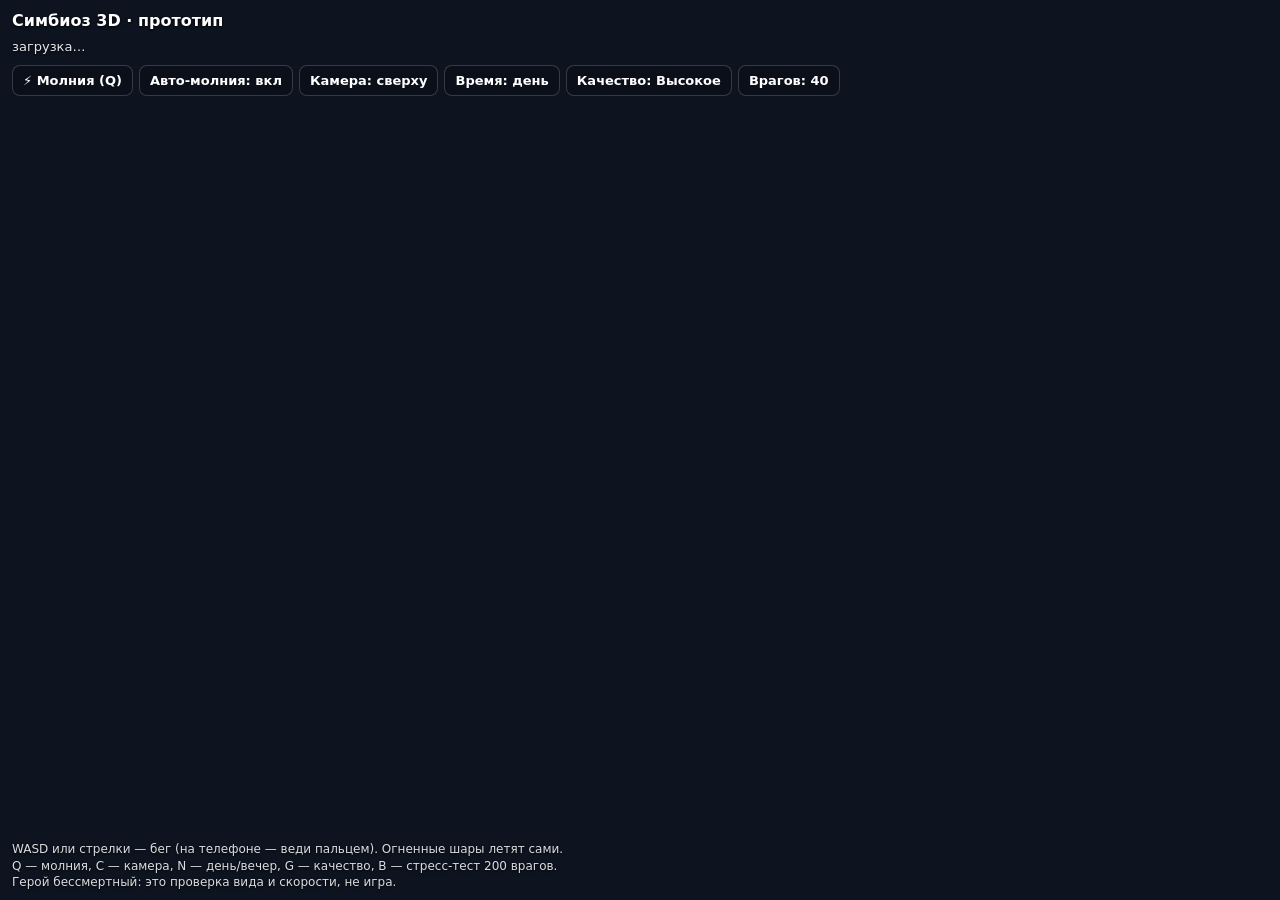
<file: lab/proto3d-src/shell.html>
<!doctype html><html lang="ru"><head><meta charset="utf-8"><meta name="viewport" content="width=device-width,initial-scale=1,maximum-scale=1,user-scalable=no">
<title>Симбиоз 3D — прототип</title>
<style>
html,body{margin:0;height:100%;overflow:hidden;background:#0d1420;font:14px/1.35 system-ui,sans-serif;color:#fff;touch-action:none;user-select:none;-webkit-user-select:none}
#c{position:fixed;inset:0;width:100%;height:100%;display:block}
#hud{position:fixed;left:12px;top:10px;right:12px;display:flex;flex-wrap:wrap;gap:6px;align-items:flex-start;pointer-events:none}
#hud h1{font-size:16px;margin:0 8px 0 0;text-shadow:0 1px 3px #000;flex-basis:100%}
#st{font-size:13px;opacity:.9;text-shadow:0 1px 3px #000;flex-basis:100%;margin-bottom:4px}
.b{pointer-events:auto;background:rgba(10,14,24,.72);border:1px solid rgba(255,255,255,.18);color:#fff;border-radius:8px;padding:7px 10px;font:600 13px system-ui,sans-serif;cursor:pointer}
.b:hover{background:rgba(30,40,64,.85)}
#help{position:fixed;left:12px;bottom:10px;font-size:12px;opacity:.85;text-shadow:0 1px 3px #000;pointer-events:none;max-width:560px}
#nums{position:fixed;inset:0;pointer-events:none;overflow:hidden}
.dn{position:absolute;left:0;top:0;font:800 16px system-ui,sans-serif;text-shadow:0 2px 0 rgba(0,0,0,.7),0 0 6px rgba(0,0,0,.6);will-change:transform}
#joy{position:fixed;width:100px;height:100px;margin:-50px 0 0 -50px;border-radius:50%;border:2px solid rgba(255,255,255,.35);background:rgba(255,255,255,.08);display:none;pointer-events:none}
#knob{position:absolute;left:30px;top:30px;width:40px;height:40px;border-radius:50%;background:rgba(255,255,255,.5)}
@media(max-width:600px){.b{padding:6px 8px;font-size:12px}#help{display:none}}
</style></head><body>
<canvas id="c"></canvas><div id="nums"></div><div id="joy"><div id="knob"></div></div>
<div id="hud"><h1>Симбиоз 3D · прототип</h1><div id="st">загрузка…</div>
<button class="b" id="bl" type="button">⚡ Молния (Q)</button><button class="b" id="ba" type="button">Авто-молния: вкл</button>
<button class="b" id="bc" type="button">Камера: сверху</button><button class="b" id="bt" type="button">Время: день</button>
<button class="b" id="bq" type="button">Качество: Высокое</button><button class="b" id="bs" type="button">Врагов: 40</button></div>
<div id="help">WASD или стрелки — бег (на телефоне — веди пальцем). Огненные шары летят сами. Q — молния, C — камера, N — день/вечер, G — качество, B — стресс-тест 200 врагов. Герой бессмертный: это проверка вида и скорости, не игра.</div>
<script>
/*THREE*/
</script>
<script>
/*PROTO*/
</script>
</body></html>
</file>
